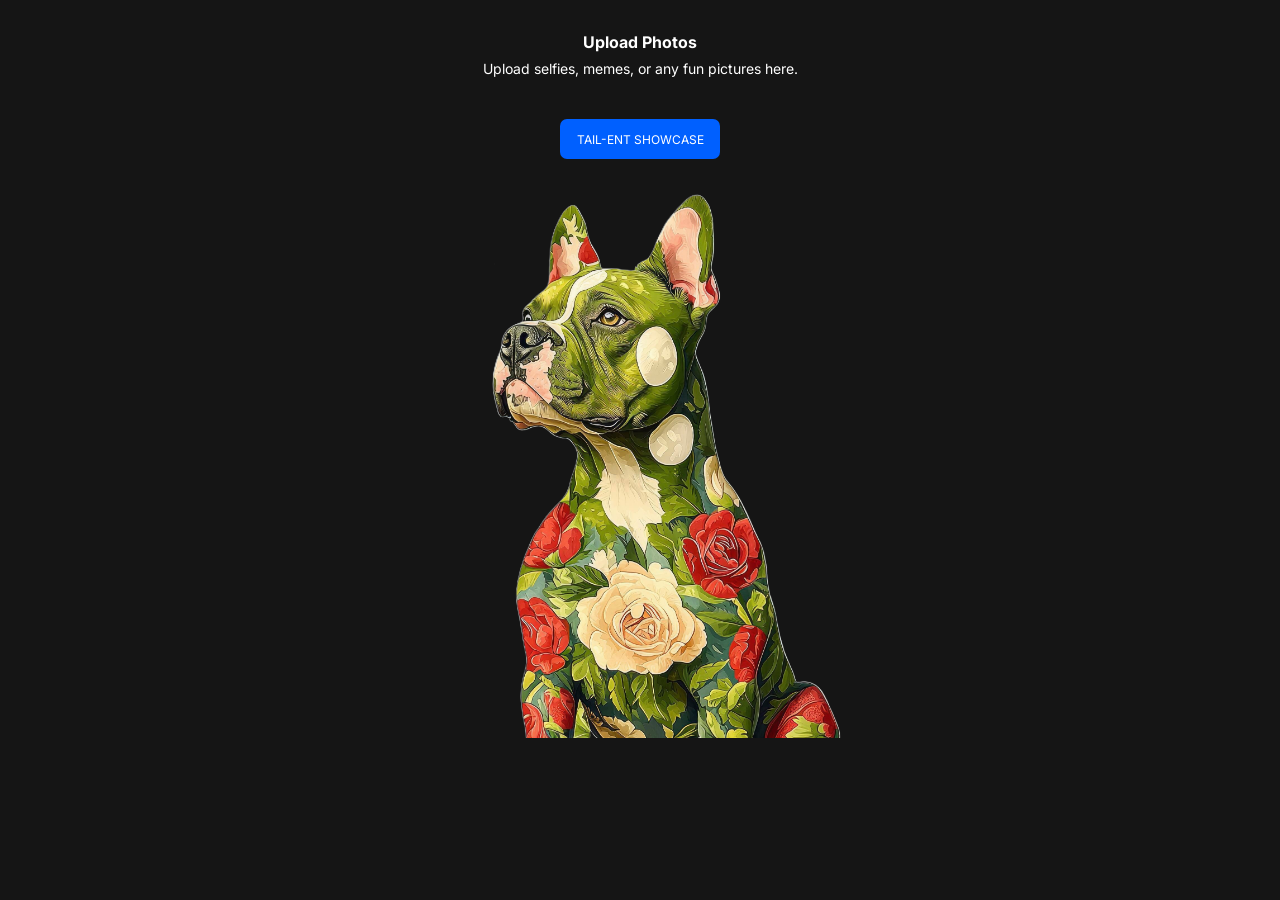
<file: static/index.html>
<!DOCTYPE html>
<html lang="en">

<head>
    <meta charset="UTF-8">
    <meta name="viewport" content="width=device-width, initial-scale=1.0">
    <title>image-hosting</title>
    <link rel="stylesheet" href="./image-uploader/css/reset.css">
    <link rel="preconnect" href="https://fonts.googleapis.com">
    <link rel="preconnect" href="https://fonts.gstatic.com" crossorigin>
    <link
        href="https://fonts.googleapis.com/css2?family=Inter:ital,opsz,wght@0,14..32,100..900;1,14..32,100..900&display=swap"
        rel="stylesheet">
    <link rel="stylesheet" href="./image-uploader/css/style.css">
</head>

<body>
    <header>
        <div class="header">
            <h1 class="header__title">Upload Photos</h1>
            <p class="header__text">Upload selfies, memes, or any fun pictures here.</p>
        </div>
        <div class="header__button">
            <button class="header__button-btn">Tail-ent Showcase</button>
        </div>
    </header>
    <main>
        <div class="hero">
            <div class="hero__img">
                <img class="img" src="image-uploader/img/Nord.png" alt="Nord">
            </div>
            <div class="hero__img">
                <img class="img" src="image-uploader/img/Cat.png" alt="Cat">
            </div>
            <div class="hero__img">
                <img class="img" src="image-uploader/img/Griz.png" alt="Griz">
            </div>
            <div class="hero__img">
                <img class="img" src="image-uploader/img/Zero.png" alt="Zero">
            </div>
            <div class="hero__img">
                <img class="img" src="image-uploader/img/Eric.png" alt="Eric">
            </div>
        </div>
    </main>
</body>
<script src="image-uploader/js/index.js"></script>

</html>
</file>
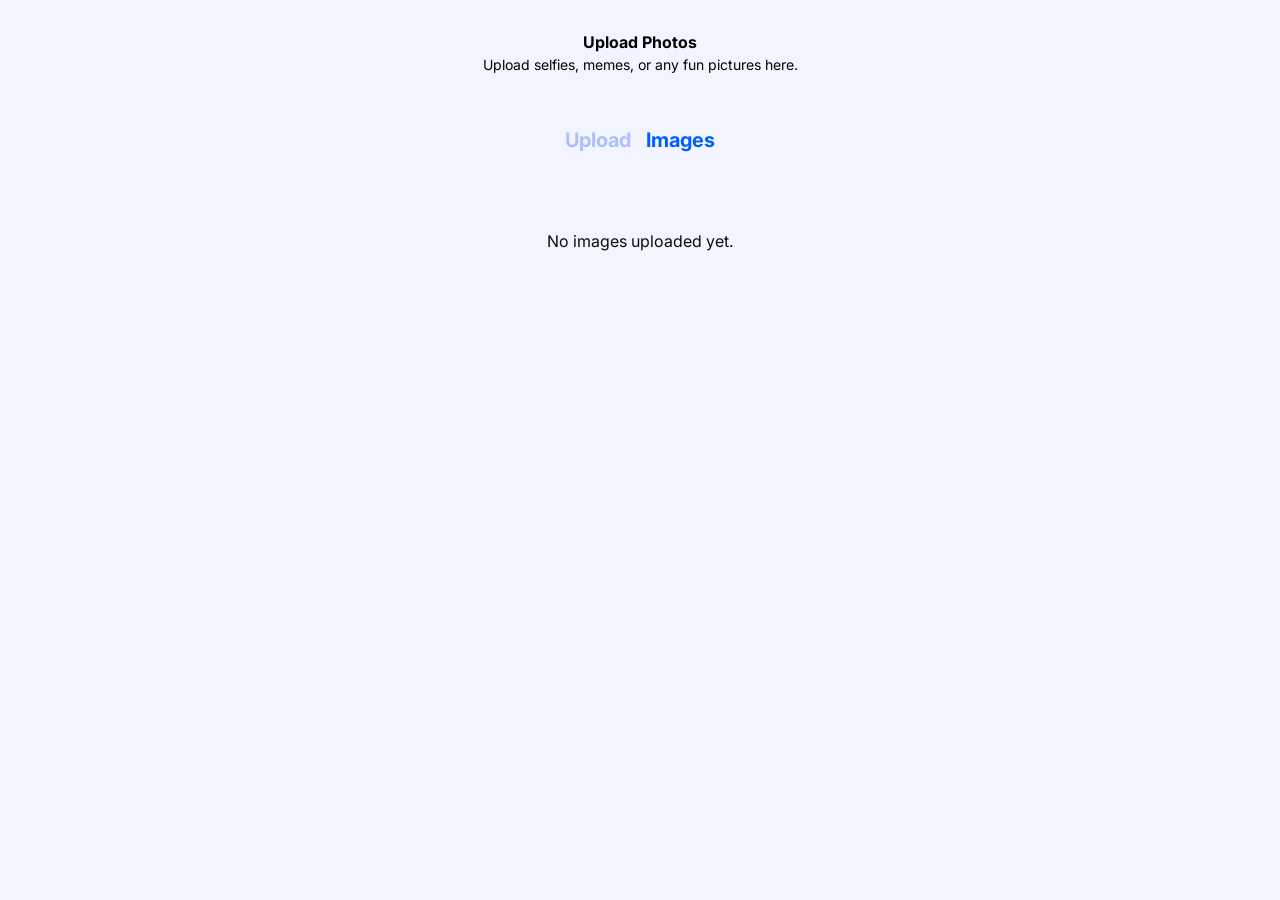
<file: static/form/images.html>
<!DOCTYPE html>
<html lang="en">

<head>
    <meta charset="UTF-8">
    <meta name="viewport" content="width=device-width, initial-scale=1.0">
    <title>SmartUploader</title>
    <link rel="stylesheet" href="../image-uploader/css/reset.css">
    <link rel="preconnect" href="https://fonts.googleapis.com">
    <link rel="preconnect" href="https://fonts.gstatic.com" crossorigin>
    <link
        href="https://fonts.googleapis.com/css2?family=Inter:ital,opsz,wght@0,14..32,100..900;1,14..32,100..900&display=swap"
        rel="stylesheet">
    <link rel="stylesheet" href="../image-uploader/css/style.css">
</head>

<body>
    <section class="upload__intro">
        <h2 class="upload__title">Upload Photos</h2>
        <p class="upload__description">Upload selfies, memes, or any fun pictures here.</p>
    </section>
    <nav class="upload__tabs">
        <button class="upload__tab" id="upload-tab-btn">Upload</button>
        <button class="upload__tab upload__tab--active" id="images-tab-btn">Images</button>
    </nav>
    <section id="file-list-wrapper">
    </section>
</body>
<script src="../image-uploader/js/images.js"></script>

</html>
</file>
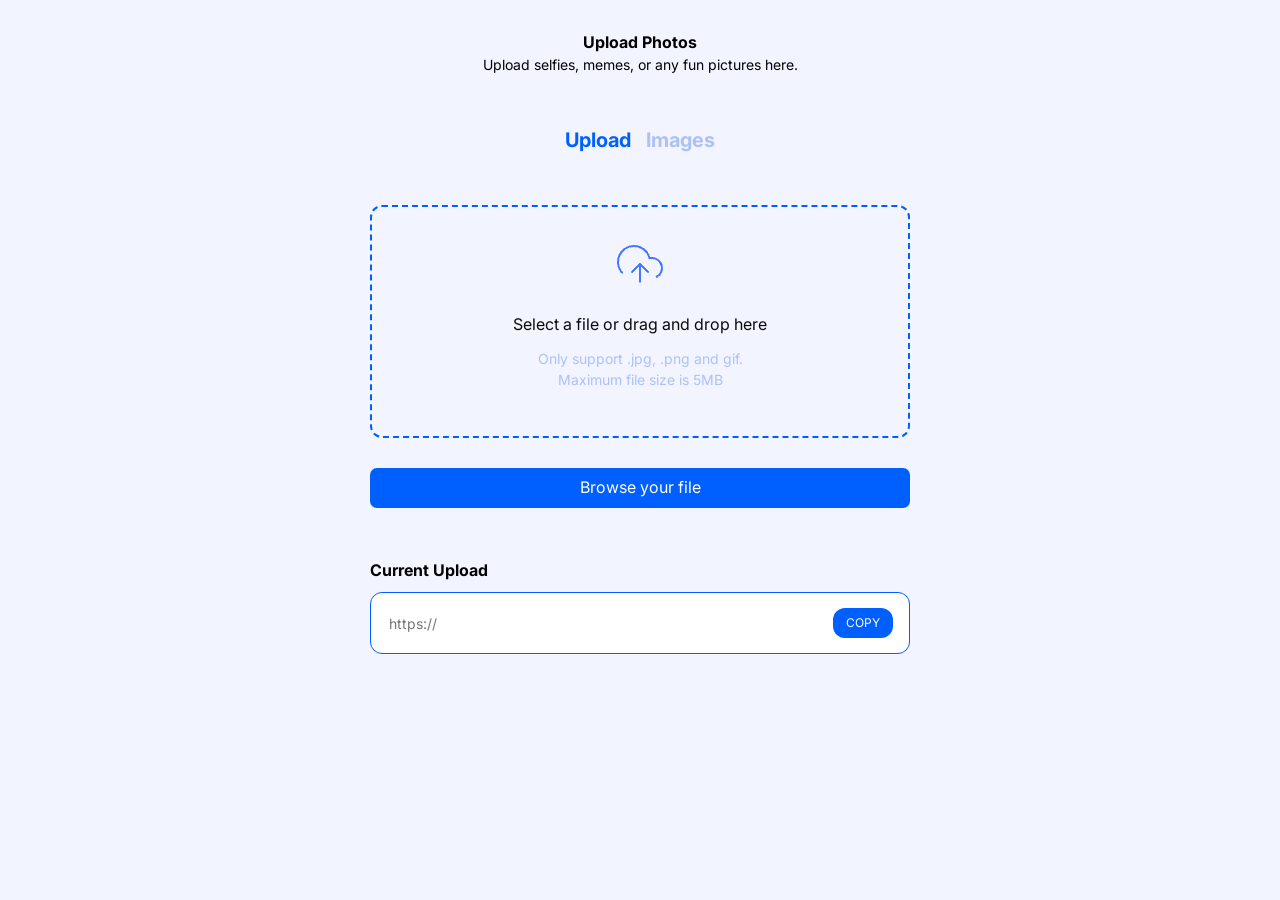
<file: static/form/upload.html>
<!DOCTYPE html>
<html lang="en">

<head>
    <meta charset="UTF-8">
    <meta name="viewport" content="width=device-width, initial-scale=1.0">
    <title>SmartUploader</title>
    <link rel="stylesheet" href="../image-uploader/css/reset.css">
    <link rel="preconnect" href="https://fonts.googleapis.com">
    <link rel="preconnect" href="https://fonts.gstatic.com" crossorigin>
    <link
        href="https://fonts.googleapis.com/css2?family=Inter:ital,opsz,wght@0,14..32,100..900;1,14..32,100..900&display=swap"
        rel="stylesheet">
    <link rel="stylesheet" href="../image-uploader/css/style.css">
</head>

<body>
    <section class="upload__intro">
        <h2 class="upload__title">Upload Photos</h2>
        <p class="upload__description">Upload selfies, memes, or any fun pictures here.</p>
    </section>
    <nav class="upload__tabs">
        <button class="upload__tab" id="upload-tab-btn">Upload</button>
        <button class="upload__tab " id="images-tab-btn">Images</button>
    </nav>
    <section class="upload__form">
        <div class="upload__dropzone">
            <div class="upload__icon">
                <img src="../image-uploader/img/icon/feather_upload-cloud.png" alt="icon">
            </div>
            <p class="upload__promt">Select a file or drag and drop here</p>
            <p class="upload__info">Only support .jpg, .png and gif. <br>
                Maximum file size is 5MB</p>
        </div>
        <div class="upload__button">
            <input type="file" id="file-upload" accept="image/*" style="display: none;" multiple>
            <label for="file-upload" class="upload__button-btn">Browse your file</label>
        </div>
        <div class="upload__container">
            <div class="upload__group">
                <h2 class="upload__title-current">Current Upload</h2>
                <div class="upload__label">
                    <input type="text" class="upload__input" placeholder="https://" readonly />
                    <button class="upload__copy">COPY</button>
                </div>
            </div>
        </div>
    </section>
    <section id="file-list-wrapper">
    </section>
</body>
<script src="../image-uploader/js/upload.js"></script>

</html>
</file>
<file: static/image-uploader/css/style.css>
body {
    background-color: #F2F5FF;
    font-family: "Inter", sans-serif;
    color: rgb(255, 255, 255);
}

/* Header */
.header {
    display: flex;
    flex-direction: column;
    align-items: center;
    padding-top: 30px;
}

.header__title {
    text-align: center;
    font-size: 16px;
    width: 700px;

}

.header__text {
    padding-top: 4px;
    font-size: 14px;
}

/* button */
.header__button {
    display: flex;
    justify-content: center;
    padding-top: 40px;
}

.header__button-btn {
    position: absolute;
    text-transform: uppercase;
    padding: 12px 16px;
    font-size: 12px;
    background-color: rgb(0, 96, 255);
    color: rgb(255, 255, 255);
    width: 160px;
    height: 40px;
    border: none;
    border-radius: 7px;
}

/* hero__img */
.hero {
    display: flex;
    justify-content: center;
    margin-top: 60px;
}

.hero__img {
    display: none;
}

.hero__img.is-visible {
    display: block;
}

.img {
    width: 426px;
    height: 559px;
    object-fit: cover;
}

/* upload */
.upload__intro {
    display: flex;
    flex-direction: column;
    align-items: center;
    padding-top: 30px;
    text-align: center;
    color: black;
}

.upload__title {
    font-size: 16px;
    width: 700px;

}

.upload__description {
    font-size: 14px;
    width: 400px;
}

/* upload-tabs */
.upload__tabs {
    display: flex;
    justify-content: center;
    align-items: center;
    gap: 15px;
    padding-top: 50px;

}

.upload__tab {
    all: unset;
    font-size: 20px;
    font-weight: bold;
    color: rgb(173, 192, 248); /* Неактивный цвет по умолчанию */
}

.upload__tab--active {
    color: rgb(0, 96, 255); /* Активный цвет */
}

.upload__tab:hover {
    color: rgb(105, 141, 250);
}

.upload__tab:hover {
    color: rgb(105, 141, 250);
}

/* upload-form */
.upload__form {
    display: flex;
    flex-direction: column;
    align-items: center;
    padding-top: 50px;
}

.upload__dropzone {
    border: 2px dashed rgb(0, 96, 255);
    border-radius: 12px;
    width: 540px;
    height: 233px;
    text-align: center;
}

.upload__icon {
    display: flex;
    justify-content: center;
    align-items: center;
    padding-top: 33px;
}

.upload__promt {
    padding-top: 24px;
    color: rgb(11, 11, 11);
}

.upload__info {
    padding-top: 12px;
    font-size: 14px;
    color: rgb(173, 192, 248);
}

/* upload-button */
.upload__button {
    padding-top: 30px;
    padding-bottom: 50px;
}

.upload__button-btn {
    display: inline-block;
    text-align: center;
    cursor: pointer;
    color: rgb(255, 255, 255);
    width: 540px;
    height: 40px;
    border-radius: 7px;
    background-color: rgb(0, 96, 255);
    padding-top: 7px;
    border: none;
}

/* upload-current */
.upload__container {
    display: flex;
    flex-direction: column;
    align-items: center;
    margin-bottom: 159px;
}

.upload__group {
    display: flex;
    flex-direction: column;
    width: 540px;
}

.upload__title-current {
    color: black;
    padding-bottom: 10px;
    font-size: 16px;
    text-align: left;
}

/* input + button */
.upload__label {
    display: flex;
    align-items: center;
    justify-content: space-between;
    width: 100%;
    height: 62px;
    border: 1px solid rgb(0, 96, 255);
    border-radius: 12px;
    padding: 0 16px;
    box-sizing: border-box;
    background-color: white;
}

.upload__input {
    flex-grow: 1;
    border: none;
    outline: none;
    font-size: 14px;
    background-color: transparent;
    color: black;

}

.upload__copy {
    width: 60px;
    height: 30px;
    border-radius: 12px;
    border: none;
    background-color: rgb(0, 96, 255);
    color: white;
    font-size: 12px;
    cursor: pointer;
}


/* Container for the entire table */
.file-list-container {
    max-width: 800px;
    margin: 0 auto;
    padding: 20px;
    border-radius: 8px;
    margin-bottom: 292px;
}

/* Common style for a row (both header and list item) */
.file-list-header,
.file-list-item {
    display: flex;
    justify-content: space-between;
    align-items: center;
    padding: 10px 0;
    border-bottom: 1px solid #eef0f5;
}

/* Remove border from the last item */
.file-list-item:last-child {
    border-bottom: none;
}

.file-col-url a {
    color: #0060ff;
    text-decoration: none;
    cursor: pointer;
}

.file-col-url a:hover {
    text-decoration: underline;
}

/* List header */
.file-list-header {
    color: #8a96b1;
    font-size: 14px;
    font-weight: 500;
}

/* Styles for columns */
.file-col {
    display: flex;
    align-items: center;
}

.file-col-name {
    flex-basis: 35%;
}

.file-col-url {
    flex-basis: 50%;
    color: #555;
    font-size: 14px;
}

.file-col-delete {
    flex-basis: 10%;
    justify-content: center;
}

/* File icon */
.file-icon {
    color: #0060ff;
    margin-right: 15px;
    font-size: 20px;
}

.delete-img {
    width: 32px;
    height: 32px;
}

/* File name */
.file-name {
    color: #333;
    font-weight: 500;
    max-width: 200px;
    white-space: nowrap;
    overflow: hidden;
    text-overflow: ellipsis;
}

/* Delete button */
.delete-btn {
    background: transparent;
    /* REMOVE THE BACKGROUND, MAKE IT TRANSPARENT */
    border: none;
    border-radius: 50%;
    cursor: pointer;
    display: flex;
    align-items: center;
    justify-content: center;
    padding: 0;
    transition: opacity 0.2s ease;
    /* Add a smooth transition for hover effect */
}

/* Hover effect */
.delete-btn:hover {
    background: transparent;
    /* REMOVE BACKGROUND ON HOVER */
    opacity: 0.7;
    /* Make the icon semi-transparent for user feedback */
}
</file>
